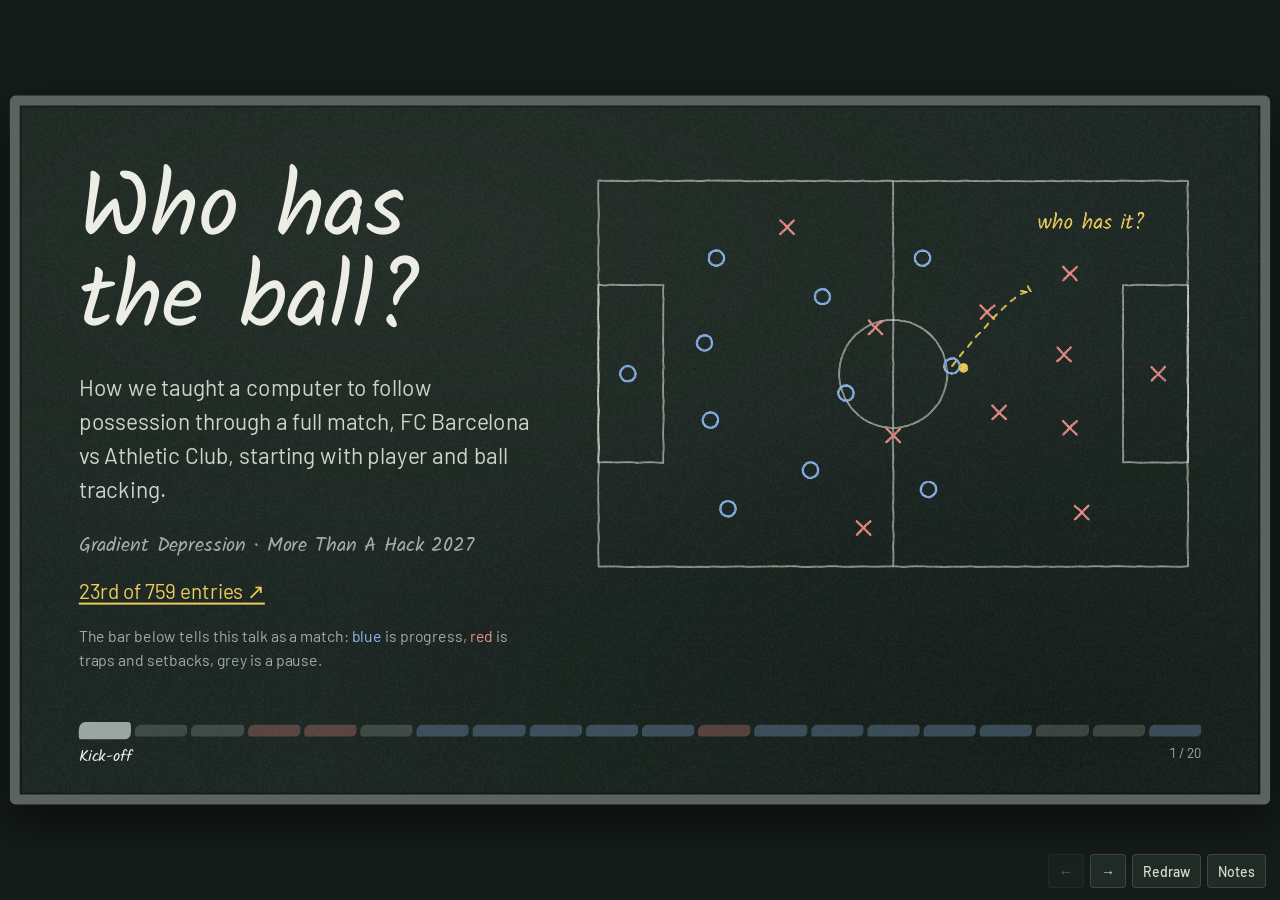
<file: index.html>
<!doctype html>
<html lang="en">
<head>
<meta charset="utf-8">
<meta name="viewport" content="width=device-width, initial-scale=1">
<title>Who has the ball? · Gradient Depression</title>
<meta name="description" content="A chalkboard guide to reconstructing possession in Barça–Athletic. Gradient Depression placed 23rd of 759 entries in More Than A Hack 2027.">
<link rel="preconnect" href="https://fonts.googleapis.com">
<link rel="preconnect" href="https://fonts.gstatic.com" crossorigin>
<link href="https://fonts.googleapis.com/css2?family=Barlow+Condensed:wght@500;600;700&family=Barlow:wght@400;500;600&family=Kalam:wght@400;700&display=swap" rel="stylesheet">
<style>
/* Layout: a 1280x720 tactics board per slide. Words on the left, a chalk board on the right that the
   coach draws live when the slide opens. The running main-exam score is crossed out and rewritten
   chapter by chapter. A possession bar along the bottom is the slide navigator.
   Deliberately single-theme: it is a chalkboard. */
:root {
  --slate: #1c2722;
  --slate-raised: #222e29;
  --tray: #141b18;
  --frame: #5a635e;
  --chalk: #eceee6;
  --chalk-body: rgba(236, 238, 230, .86);
  --chalk-soft: rgba(236, 238, 230, .66);
  --chalk-line: rgba(236, 238, 230, .16);
  --yellow: #eecc5c;
  --blue: #8fbaf0;
  --red: #f0918b;
  --grey: #9aa69f;
  --hand: "Kalam", "Comic Sans MS", cursive;
  --sans: "Barlow", "Helvetica Neue", Arial, sans-serif;
  --cond: "Barlow Condensed", "Arial Narrow", sans-serif;
  color-scheme: dark;
}

* { box-sizing: border-box; margin: 0; padding: 0; }
html, body { height: 100%; }
body { background: var(--tray); color: var(--chalk); font-family: var(--sans); overflow: hidden; -webkit-font-smoothing: antialiased; }

#viewport { position: fixed; inset: 0; display: grid; place-items: center; }
#stage { width: 1280px; height: 720px; position: relative; transform-origin: center center; }
.slide {
  position: absolute; inset: 0;
  background-color: var(--slate);
  background-image: var(--grain), radial-gradient(120% 90% at 30% 20%, rgba(255,255,255,.035), transparent 60%), radial-gradient(90% 80% at 85% 90%, rgba(0,0,0,.25), transparent 70%);
  border: 10px solid var(--frame);
  border-radius: 6px;
  box-shadow: inset 0 0 0 2px rgba(0,0,0,.35), 0 18px 40px rgba(0,0,0,.45);
  padding: 46px 60px 108px;
  display: none;
  overflow: hidden;
}
.slide.active { display: grid; }
.split { grid-template-columns: 470px 1fr; gap: 44px; align-content: start; }
.wide { grid-template-columns: 1fr; align-content: start; }
.centre { align-content: center; }
.slide > * { min-width: 0; }

h1 { font-family: var(--hand); font-weight: 400; font-size: 92px; line-height: 1; color: var(--chalk); }
h2 { font-family: var(--hand); font-weight: 400; font-size: 46px; line-height: 1.08; color: var(--chalk); margin-bottom: 20px; text-wrap: balance; }
p, li { font-size: 21px; line-height: 1.5; color: var(--chalk-body); }
p + p { margin-top: 14px; }
ul { margin: 10px 0 0 22px; }
strong { color: var(--chalk); font-weight: 600; }
.hand { font-family: var(--hand); }
.y { color: var(--yellow); } .b { color: var(--blue); } .r { color: var(--red); } .g { color: var(--grey); }
.kicker { font-family: var(--hand); font-size: 20px; color: var(--chalk-soft); margin-bottom: 6px; }

.facts { display: flex; gap: 30px; margin-top: 24px; flex-wrap: wrap; }
.facts div { min-width: 0; }
.facts .n { font-family: var(--cond); font-weight: 600; font-size: 44px; line-height: 1; color: var(--chalk); font-variant-numeric: tabular-nums; }
.facts .l { font-size: 15px; color: var(--chalk-soft); margin-top: 4px; max-width: 170px; line-height: 1.35; }

.board { position: relative; }
.board canvas { display: block; width: 100%; height: auto; }
.board .cap { font-family: var(--hand); font-size: 17px; color: var(--chalk-soft); margin-bottom: 4px; }

/* The coach's running score: old values crossed out, the new one in yellow */
.score { position: absolute; left: 574px; bottom: 116px; font-family: var(--hand); font-size: 30px; color: var(--chalk-soft); white-space: nowrap; }
.score .lbl { font-size: 16px; display: block; margin-bottom: -2px; }
.score s { text-decoration-thickness: 2px; text-decoration-color: rgba(236,238,230,.8); }
.score .now { color: var(--yellow); font-size: 40px; }

.source { position: absolute; left: 60px; right: 60px; bottom: 76px; font-size: 12.5px; color: var(--chalk-soft); }

/* Possession bar navigator */
.match { position: absolute; left: 60px; right: 60px; bottom: 26px; }
.match .row { display: flex; gap: 4px; height: 12px; }
.match button { flex: 1; border: 0; border-radius: 6px 3px 5px 2px; cursor: pointer; opacity: .28; padding: 0; transition: opacity .2s, transform .2s; }
.match button.past { opacity: .6; }
.match button.now { opacity: 1; transform: scaleY(1.45); }
.match button:focus-visible { outline: 2px solid var(--yellow); outline-offset: 3px; }
.match button.h { background: var(--blue); } .match button.a { background: var(--red); } .match button.d { background: var(--grey); }
.match .cap { display: flex; justify-content: space-between; margin-top: 8px; font-size: 14px; color: var(--chalk-soft); font-variant-numeric: tabular-nums; }
.match .cap b { font-family: var(--hand); font-weight: 400; font-size: 16px; color: var(--chalk); }

/* Cross-outs on the dead-ends slide */
.ends { display: grid; grid-template-columns: 1fr 1fr; gap: 34px 56px; margin-top: 14px; }
.ends h3 { font-family: var(--hand); font-weight: 400; font-size: 30px; color: var(--chalk); line-height: 1.15; }
.ends h3 s { text-decoration-color: var(--red); text-decoration-thickness: 3px; }
.ends p { font-size: 20px; line-height: 1.45; margin-top: 6px; }

.big4 { display: grid; grid-template-columns: repeat(4, 1fr); gap: 34px; margin-top: 18px; }
.big4 .n { font-family: var(--cond); font-weight: 600; font-size: 92px; line-height: .95; font-variant-numeric: tabular-nums; }
.big4 .t { font-family: var(--hand); font-size: 24px; color: var(--chalk); margin-top: 6px; }
.big4 p { font-size: 18px; line-height: 1.4; color: var(--chalk-soft); margin-top: 4px; }

.tip { position: fixed; pointer-events: none; background: var(--chalk); color: var(--slate); font: 15px/1.4 var(--sans); padding: 8px 12px; border-radius: 4px; opacity: 0; transition: opacity .12s; max-width: 300px; z-index: 30; }
.sr-table { position: absolute; width: 1px; height: 1px; overflow: hidden; clip: rect(0 0 0 0); }

#controls { position: fixed; right: 14px; bottom: 12px; display: flex; gap: 6px; z-index: 20; opacity: .4; transition: opacity .2s; }
#controls:hover, #controls:focus-within { opacity: 1; }
#controls button { border: 1px solid var(--chalk-line); background: var(--slate-raised); color: var(--chalk); height: 34px; min-width: 34px; padding: 0 10px; border-radius: 4px; font: 500 14px var(--sans); cursor: pointer; }
#controls button:focus-visible { outline: 2px solid var(--yellow); }
.notes { display: none; }
#notes { position: fixed; left: 50%; bottom: 0; transform: translate(-50%, 100%); width: min(900px, 96vw); background: var(--chalk); color: var(--slate); padding: 16px 22px 20px; border-radius: 8px 8px 0 0; font: 17px/1.5 var(--sans); z-index: 25; transition: transform .25s; }
#notes.open { transform: translate(-50%, 0); }
#notes h4 { font: 400 15px var(--hand); opacity: .75; margin-bottom: 4px; }

a { color: var(--yellow); text-underline-offset: .2em; }
a:focus-visible { outline: 2px solid var(--yellow); outline-offset: 4px; }
#controls button:disabled { opacity: .4; cursor: default; }
#controls { opacity: .9; }
@media screen {
  #stage { position: absolute; top: 50%; left: 50%; translate: -50% -50%; }
}
@media screen and (max-width: 760px) and (orientation: portrait) {
  body { overflow: auto; }
  #viewport, #stage { display: block; position: static; width: auto; height: auto; translate: none; }
  #stage { transform: none !important; }
  .slide { position: relative; min-height: 100svh; overflow: visible; border-width: 5px; padding: 28px 20px 82px; }
  .slide.active { display: flex; flex-direction: column; gap: 18px; }
  h1 { font-size: 60px; } h2 { font-size: 36px; margin-bottom: 12px; }
  p, li { font-size: 18px; line-height: 1.42; }
  .source, .match { position: static; }
  .match { margin-top: auto; padding-top: 14px; }
  .ends { grid-template-columns: 1fr; gap: 16px; }
  .ends p { font-size: 17px; } .ends h3 { font-size: 24px; }
  #controls { bottom: 8px; background: var(--tray); padding: 4px; border-radius: 6px; }
  #controls button { min-height: 42px; min-width: 42px; }
  #notes.open { bottom: 66px; max-height: 55svh; overflow: auto; }
}
@media print {
  @page { size: 1280px 720px; margin: 0; }
  body { overflow: visible; }
  #viewport { position: static; display: block; }
  #stage { transform: none !important; width: auto; height: auto; }
  .slide { display: grid !important; position: relative; width: 1280px; height: 720px; page-break-after: always; }
  #controls, #notes, .tip { display: none !important; }
}
</style>
</head>
<body>
<div id="viewport"><div id="stage">

<!-- 1 -->
<section class="slide split centre" data-part="d" data-label="Kick-off" data-scene="title">
  <div>
    <h1>Who has the ball?</h1>
    <p style="margin-top:22px;font-size:23px">How we taught a computer to follow possession through a full match, FC Barcelona vs Athletic Club, starting with player and ball tracking.</p>
    <p class="hand" style="margin-top:26px;font-size:20px;color:var(--chalk-soft)">Gradient Depression · More Than A Hack 2027</p>
    <p><a href="#20" data-jump="20">23rd of 759 entries ↗</a></p>
    <p style="margin-top:18px;font-size:16px;color:var(--chalk-soft)">The bar below tells this talk as a match: <span class="b">blue</span> is progress, <span class="r">red</span> is traps and setbacks, <span class="g">grey</span> is a pause.</p>
  </div>
  <div class="board"><canvas></canvas></div>
  <aside class="notes">Open with the question every analyst asks first: who has the ball? Point at the board: O is Barça, X is Athletic, yellow is the ball. Then explain the bar at the bottom.</aside>
</section>

<!-- 2 -->
<section class="slide split" data-part="d" data-label="The question" data-scene="question">
  <div>
    <h2>One question, asked 199,319 times</h2>
    <p>The match is cut into 25 still pictures per second. For every one, a program has to say who has the ball:</p>
    <ul>
      <li><strong class="b">H</strong>: Barça, ball in play</li>
      <li><strong class="r">A</strong>: Athletic, ball in play</li>
      <li><strong class="g">D</strong>: dead ball (throw-ins, corners, fouls, half-time)</li>
    </ul>
    <p>The whole entry is one file with 199,319 answers, produced by a program. Nobody may fill it in by hand.</p>
  </div>
  <div class="board"><div class="cap">a few seconds of a match, as the answer file sees it</div><canvas></canvas></div>
  <p class="source">Source: competition rules (OVERVIEW.md, RULES.md)</p>
  <aside class="notes">Every picture gets one letter. Each uninterrupted home or away spell is a possession. Dead-ball stretches separate play.</aside>
</section>

<!-- 3 -->
<section class="slide split" data-part="d" data-label="The data" data-scene="dots">
  <div>
    <h2>Start with the moving dots</h2>
    <p>It gets <strong>23 dots on a rectangle</strong>, 25 times a second: 11 Barça players, 11 Athletic players and the ball.</p>
    <p>And the dots are messy:</p>
    <ul>
      <li>the ball is visible in only <strong>57%</strong> of moments</li>
      <li>sometimes it "teleports" for a split second</li>
      <li>players at the edge of the picture vanish</li>
    </ul>
  </div>
  <div class="board"><canvas></canvas></div>
  <p class="source">Ball visibility: OVERVIEW.md</p>
  <aside class="notes">We see shirts, faces and the referee. The computer sees coordinates from automatic tracking on a TV-style camera, which is why they're noisy.</aside>
</section>

<!-- 4 -->
<section class="slide split" data-part="a" data-label="Trap: the scoring" data-scene="scoring">
  <div>
    <h2>Why half a second of doubt ruins a whole possession</h2>
    <p>The judges match each predicted possession to one real possession by overlap in time. They average F1 across five overlap thresholds.</p>
    <p><strong>Too jumpy</strong>, and one doubt splits a 30-second possession into three: the extra pieces can reduce both precision and recall.</p>
    <p><strong>Too smooth</strong>, and a real one-second steal disappears, taking three possessions with it.</p>
  </div>
  <div class="board"><canvas></canvas></div>
  <p class="source">Scoring: EVALUATION.md and the official scorer</p>
  <aside class="notes">This is the key slide. Per-moment accuracy can be about 95 while the possession score is far lower; that gap is the whole challenge. The skill we need: tell a real change of possession from a touch that doesn't count.</aside>
</section>

<!-- 5 -->
<section class="slide split" data-part="a" data-label="Trap: only 5 minutes" data-scene="exam">
  <div>
    <h2>We were given the answers for only 5 minutes</h2>
    <p>The public sample contains <strong>17 possessions</strong>. The organisers scored the full match for the ranking. We needed other matches to learn what a change of possession looks like.</p>
    <p>So we built our own exam from <strong>10 full matches</strong> with known answers. We held out each Sportec match in turn and checked transfer on Metrica. One calibration step also used the Metrica games.</p>
  </div>
  <div class="board"><canvas></canvas></div>
  <aside class="notes">Main exam: 7 German league matches, learn from 6 and test on the 7th, repeated for each. Broken ball: the same matches with the ball data damaged on purpose. New supplier: 3 matches from Metrica Sports. The public 5 minutes are only a sanity check.</aside>
</section>

<!-- 6 -->
<section class="slide split" data-part="d" data-label="Starting point" data-scene="nearest">
  <div>
    <h2>Where we started: whoever is closest wins</h2>
    <p>The organisers' example gives the ball to the team with the nearest player, then smooths over a couple of seconds.</p>
    <p>It fails in exactly the ways from the scoring slide: every pass flips the answer as the ball flies past a rival, it can't tell when the ball is dead, and when the ball vanishes it has nothing to go on.</p>
  </div>
  <div class="board"><canvas></canvas></div>
  <p class="source">Source · Official nearest-player baseline</p>
  <aside class="notes">The closest player can change several times during a pass even while the same team keeps possession.</aside>
</section>

<!-- 7 -->
<section class="slide split" data-part="h" data-label="Chapter 1: read the play" data-scene="smoother">
  <div>
    <div class="kicker">chapter 1</div>
    <h2>Read the play, and remember that possessions last</h2>
    <p><strong>160 clues</strong> a coach would use: who is near the ball, who runs towards it, how fast it travels, whether it's near the line. A learning program works out which matter.</p>
    <p>Then a <strong>smoother that knows football</strong> turns flickering guesses into clean blocks, charging a cost for every change of team.</p>
  </div>
  <div class="board"><canvas></canvas></div>
  <p class="source">Versions v1 and v1.1 · Source: experiments/RESULTADOS.md</p>
  <aside class="notes">We also trained on data deliberately damaged to look like TV tracking, so the system doesn't collapse when the ball goes missing.</aside>
</section>

<!-- 8 -->
<section class="slide split" data-part="h" data-label="Chapter 2: memory and space" data-scene="space">
  <div>
    <div class="kicker">chapter 2</div>
    <h2>Look around each moment, and at who controls the space</h2>
    <p>A <strong>model with memory</strong> reads seconds before and after, like rewinding the tape. A <strong>change detector</strong> answers one thing: is the ball changing hands right now?</p>
    <p>And <strong>space control</strong>: which team could reach the ball first, not just who is nearest.</p>
    <p>We froze this version as our <strong>safety net</strong>. Every later idea had to beat it.</p>
  </div>
  <div class="board"><canvas></canvas></div>
  <p class="source">Versions v2 to v4 · external match experiments</p>
  <aside class="notes">Space control helped most on the new-supplier test, which told us it generalises beyond the German matches.</aside>
</section>

<!-- 9 -->
<section class="slide split" data-part="h" data-label="Chapter 3: bad camera" data-scene="camera">
  <div>
    <div class="kicker">chapter 3</div>
    <h2>Fix the impossible, and treat both teams the same</h2>
    <p><strong>Teleporting ball:</strong> 40 metres in a tenth of a second is a camera error, not football. We spot those jumps and draw a sensible path.</p>
    <p><strong>Mirror test:</strong> every moment is judged twice, the second time flipped with shirts swapped, then averaged. This gives both teams the same role in the calculation.</p>
  </div>
  <div class="board"><canvas></canvas></div>
  <p class="source">Tracking repair and team symmetry · early system</p>
  <aside class="notes">We also practised with "blurry glasses": the training matches came from clean stadium cameras, so we damaged them on purpose until they looked like ours. The system learned to read how all 22 players move when the ball can't be seen.</aside>
</section>

<!-- 10 -->
<section class="slide split" data-part="h" data-label="Chapter 4: the committee" data-scene="committee">
  <div>
    <div class="kicker">chapter 4</div>
    <h2>Six different experts vote on every moment</h2>
    <p><strong>Three snapshot experts</strong> study one moment in detail. <strong>Two film experts</strong> read seconds of play forwards and backwards. <strong>One shape expert</strong> sees the 22 players as a flock, ignoring shirt numbers.</p>
    <p>They make different mistakes, so together they make fewer.</p>
  </div>
  <div class="board"><div class="cap">one moment, six votes (illustration)</div><canvas></canvas></div>
  <p class="source">v7 ensemble · the votes are illustrative</p>
  <aside class="notes">We also fixed fake stoppages: if Barça has the ball, the system briefly thinks it went out, and Barça still has it after, it was never a stoppage.</aside>
</section>

<!-- 11 -->
<section class="slide split" data-part="h" data-label="Chapter 5: the autopsy" data-scene="throwin">
  <div>
    <div class="kicker">chapter 5</div>
    <h2>Four seconds with the ball in the hands</h2>
    <p>We lined up errors from the external matches around restarts. The camera can see a player holding the ball well before play resumes.</p>
    <p>At a throw-in, the old system started the possession when the player <strong>picked the ball up</strong>, seconds too early. Now it waits for the ball to leave the hands.</p>
    <p>Same idea elsewhere: a shin deflection isn't a steal, boundaries snap to the kick, and one-second interceptions are no longer smoothed away.</p>
  </div>
  <div class="board"><div class="cap">a throw-in, drawn (illustration)</div><canvas></canvas></div>
  <p class="source">v8.5 restart analysis · schematic example</p>
  <aside class="notes">Every fix was checked on all four tests. Two of them first hurt the new-supplier test, so we added a safety check: they only act when the committee agrees.</aside>
</section>

<!-- 12 -->
<section class="slide wide" data-part="a" data-label="Dead ends">
  <h2>What we tried and crossed out</h2>
  <div class="ends">
    <div><h3><s>Guess where the hidden ball is</s></h3><p>It kept landing in midfield and invented possession changes. Guessing <em>who</em> has it works better than guessing <em>where</em> it is.</p></div>
    <div><h3><s>Missing players means a hidden duel</s></h3><p>Players drop off the TV picture all the time. The model mistook gaps in coverage for changes of possession.</p></div>
    <div><h3><s>Trust the player list order</s></h3><p>Each supplier orders players differently. We sort by distance to the ball instead.</p></div>
    <div><h3><s>Move every boundary to the nearest kick</s></h3><p>Better on German matches, worse on the new supplier. Kept only with the committee's agreement.</p></div>
    <div><h3><s>Let the smoother learn team habits</s></h3><p>It started favouring the team that usually has more of the ball. Changes now cost the same for both.</p></div>
    <div><h3><s>Learn from the public 5 minutes</s></h3><p>Our protocol reserves this sample for reporting. Its score was visible during early dead-ball development.</p></div>
  </div>
  <p class="source">Research history · early designs and their limitations</p>
  <aside class="notes">The delivery report records where historical model selection remains uncertain.</aside>
</section>

<section class="slide split" data-label="Reading the duel" data-part="h" data-scene="duel">
  <div><h2>v9 · A touch or a turnover?</h2><p>A defender gets a foot to a pass. The ball changes direction. Did the defender ever control it?</p><p>The segment model compares two accounts of the same play. A deflection keeps the original possession intact. A controlled interception opens a short spell for the other team. Evidence at both ends of the spell matters.</p></div>
  <div class="board"><div class="cap">Two possible readings of one touch</div><canvas></canvas></div>
  <p class="source"><a href="https://github.com/aleetreny/bcn-gradient-depression/blob/main/ENTREGA_FINAL_HACKATHON/gradient_depression.md">Technical report ↗</a></p>
  <aside class="notes">The coloured lines are schematic. H is home and A is away.</aside>
</section>

<section class="slide split" data-label="Player trajectories" data-part="h" data-scene="trajectory">
  <div><h2>v10 · Who is moving to the ball?</h2><p>Freeze the picture and two players can look equally close. Rewind a few steps and one is running away while the other is closing in.</p><p>The trajectory model follows each player through a short sequence. It relates those paths to the ball and estimates where control changes. The player-set model adds the shape of both teams.</p></div>
  <div class="board"><div class="cap">A still frame can hide the direction of travel</div><canvas></canvas></div>
  <p class="source"><a href="https://github.com/aleetreny/bcn-gradient-depression/blob/main/ENTREGA_FINAL_HACKATHON/gradient_depression.md">Technical report ↗</a></p>
  <aside class="notes">The arrows represent movement in an invented example.</aside>
</section>

<section class="slide split" data-label="Combining signals" data-part="h" data-scene="streams">
  <div><h2>v11 · Three views of a change</h2><p>The physics model reads speed, acceleration and contact cues. The trajectory model follows movement. Trees supply another estimate from distances and angles.</p><p>The synthesis step combines their evidence while preserving the estimated share of dead ball within each half. A duration-aware decoder then finds a sequence of spells that fits the evidence.</p></div>
  <div class="board"><div class="cap">From several signals to one sequence</div><canvas></canvas></div>
  <p class="source"><a href="https://github.com/aleetreny/bcn-gradient-depression/blob/main/ENTREGA_FINAL_HACKATHON/gradient_depression.md">Technical report ↗</a></p>
  <aside class="notes">The model also estimates whether a boundary is a turnover, a stoppage or a restart.</aside>
</section>

<section class="slide split" data-label="Restarts" data-part="h" data-scene="restart">
  <div><h2>The first touch after a stoppage</h2><p>A restart tag gives us a time to look around. A whistle can help locate a stoppage. Neither alone tells us when a player first controls the ball.</p><p>At a throw-in, we follow the release and the first controlled touch. The segment stage can preserve a short possession between the restart and the next turnover.</p></div>
  <div class="board"><div class="cap">An illustrative restart, drawn in three spells</div><canvas></canvas></div>
  <p class="source"><a href="https://github.com/aleetreny/bcn-gradient-depression/blob/main/ENTREGA_FINAL_HACKATHON/gradient_depression.md">Technical report ↗</a></p>
  <aside class="notes">The whistle detector uses a fixed audio band. The restart alignment also uses the supplied smart tags.</aside>
</section>

<section class="slide split" data-label="The delivered file" data-part="h" data-scene="delivery">
  <div><h2>What went into the entry</h2><p>We submitted the retrained v11 <strong>grand</strong> variant. It turned the combined model signals into one home, away or dead-ball label per frame.</p><p>The export follows the organisers’ FAQ for the second-half kickoff. We checked the file format and recorded a SHA-256 fingerprint so we could identify the exact delivery.</p></div>
  <div class="board"><div class="cap">The path to the submitted file</div><canvas></canvas></div>
  <p class="source"><a href="https://github.com/aleetreny/bcn-gradient-depression/blob/main/ENTREGA_FINAL_HACKATHON/gradient_depression.md">Technical report ↗</a></p>
  <aside class="notes">The alternative d3 export came from the same synthesis. Its match output differs and it was not the entry.</aside>
</section>

<section class="slide split" data-label="External validation" data-part="d" data-scene="validation">
  <div><h2>What changed when we retrained</h2><p>The original v11 weights were no longer available. We retrained locally, then compared the two versions on the same external matches before applying the kickoff correction.</p><p>The retrained version scored lower on both the Sportec and Metrica comparisons. The team chose a version it could replay from retained inputs.</p></div>
  <div class="board"><div class="cap">Paired external checks · before the kickoff correction</div><canvas></canvas></div>
  <p class="source"><a href="https://github.com/aleetreny/bcn-gradient-depression/blob/main/ENTREGA_FINAL_HACKATHON/gradient_depression.md">Technical report ↗</a></p>
  <aside class="notes">J1: REJECT delta -0.0062  90% CI [-0.0087, -0.0040]  folds improved 0/7 (need 5) · J2: REJECT delta -0.0036  90% CI [-0.0047, -0.0026]  folds improved 0/3 (need 3)</aside>
</section>

<section class="slide split" data-label="Replay" data-part="d" data-scene="replay">
  <div><h2>How to recognise the same run</h2><p>In a fresh checkout, we rebuilt the chain and compared the exported file with the delivery fingerprint. With the declared local inputs, the bytes matched.</p><p>Some inputs still came from earlier runs, including sequence-model outputs and PhysConformer folds. A reader can run the public scorer checks. Exact replay also needs the retained files.</p></div>
  <div class="board"><div class="cap">What the reproduction check establishes</div><canvas></canvas></div>
  <p class="source"><a href="https://github.com/aleetreny/bcn-gradient-depression/blob/main/docs/v11_clean_clone_status.md">Reconstruction record ↗</a></p>
  <aside class="notes">The technical report lists which inputs were regenerated, which were retained, and where retraining varies.</aside>
</section>

<section class="slide split" data-label="Official result" data-part="h" data-scene="result">
  <div><h2>Full time</h2><p><strong>Gradient Depression placed 23rd of 759 ranked entries</strong> in the Initial Challenge of More Than A Hack 2027.</p><p>The organisers ranked entries by spell-F1 on the full Barça–Athletic match. Our score was <strong>0.647917</strong>. Each possession counts once, whether it lasts a second or half a minute.</p></div>
  <div class="board"><div class="cap">Official scoreboard · 20 November 2026</div><canvas></canvas></div>
  <p class="source"><a href="https://github.com/aleetreny/bcn-gradient-depression">Explore the code ↗</a> · <a href="https://github.com/aleetreny/bcn-gradient-depression/blob/main/ENTREGA_FINAL_HACKATHON/gradient_depression.md">Read the delivery report ↗</a></p>
  <aside class="notes">The source is the organisers’ Initial Challenge scoreboard sent to participants on 20 November 2026.</aside>
</section>
</div></div>

<div id="controls">
  <button id="prev" aria-label="Previous slide">←</button>
  <button id="next" aria-label="Next slide">→</button>
  <button id="replay" aria-label="Redraw the board" title="Redraw (R)">Redraw</button>
  <button id="notesBtn" aria-label="Show presenter notes" title="Presenter notes (N)">Notes</button>
</div>
<div id="notes" role="region" aria-label="Presenter notes"><h4 id="notesTitle"></h4><div id="notesBody"></div></div>
<div class="tip" id="tip"></div>

<script>
(function () {
  const C = { chalk: '#eceee6', soft: 'rgba(236,238,230,.55)', faint: 'rgba(236,238,230,.22)', yellow: '#eecc5c', blue: '#8fbaf0', red: '#f0918b', grey: '#9aa69f' };
  const HAND = '"Kalam", "Comic Sans MS", cursive';
  const reduceMotion = window.matchMedia('(prefers-reduced-motion: reduce)').matches;

  // ---------- Chalk engine ----------
  function rng(seed) { let s = seed % 2147483647 || 1; return () => (s = s * 16807 % 2147483647) / 2147483647; }

  // A grain pattern used both as the slate texture and to knock speckles out of chalk strokes
  const grain = document.createElement('canvas');
  grain.width = grain.height = 160;
  (function () {
    const g = grain.getContext('2d'), img = g.createImageData(160, 160), r = rng(11);
    for (let i = 0; i < img.data.length; i += 4) { const v = r(); img.data[i] = img.data[i + 1] = img.data[i + 2] = 255; img.data[i + 3] = v > .72 ? (v - .72) * 420 : 0; }
    g.putImageData(img, 0, 0);
  })();
  const slateGrain = document.createElement('canvas');
  slateGrain.width = slateGrain.height = 200;
  (function () {
    const g = slateGrain.getContext('2d'), img = g.createImageData(200, 200), r = rng(5);
    for (let i = 0; i < img.data.length; i += 4) { const v = r(); img.data[i] = img.data[i + 1] = img.data[i + 2] = v > .5 ? 255 : 0; img.data[i + 3] = 7; }
    g.putImageData(img, 0, 0);
  })();
  document.documentElement.style.setProperty('--grain', 'url(' + slateGrain.toDataURL() + ')');

  class Board {
    constructor(canvas, seed) {
      this.cv = canvas; this.ops = []; this.r = rng(seed || 7);
      this.W = +canvas.dataset.w || 640; this.H = +canvas.dataset.h || 430;
    }
    densify(pts, wob) {
      const out = [];
      for (let i = 0; i < pts.length - 1; i++) {
        const [x1, y1] = pts[i], [x2, y2] = pts[i + 1];
        const d = Math.hypot(x2 - x1, y2 - y1), n = Math.max(1, Math.round(d / 7));
        const nx = -(y2 - y1) / (d || 1), ny = (x2 - x1) / (d || 1);
        for (let k = 0; k < n; k++) {
          const t = k / n, j = (this.r() - .5) * wob;
          out.push([x1 + (x2 - x1) * t + nx * j, y1 + (y2 - y1) * t + ny * j]);
        }
      }
      out.push(pts[pts.length - 1]);
      return out;
    }
    path(pts, o = {}) {
      this.ops.push({ k: 'p', pts: this.densify(pts, o.wobble ?? .9), col: o.col || C.chalk, w: o.w || 2.4, dash: o.dash, a: o.a ?? 1 });
      return this;
    }
    line(x1, y1, x2, y2, o) { return this.path([[x1, y1], [x2, y2]], o); }
    rect(x, y, w, h, o) { return this.path([[x, y], [x + w, y], [x + w, y + h], [x, y + h], [x, y + .5]], o); }
    circle(cx, cy, r, o = {}) {
      const n = Math.max(14, Math.round(r * 1.1)), a0 = this.r() * 6.28, pts = [];
      for (let i = 0; i <= n; i++) { const a = a0 + i / n * 6.28 * 1.05; pts.push([cx + Math.cos(a) * r, cy + Math.sin(a) * r]); }
      return this.path(pts, Object.assign({ wobble: .5 }, o));
    }
    arc(cx, cy, r, a1, a2, o) { const pts = []; for (let i = 0; i <= 20; i++) { const a = a1 + (a2 - a1) * i / 20; pts.push([cx + Math.cos(a) * r, cy + Math.sin(a) * r]); } return this.path(pts, o); }
    curve(p0, p1, p2, o) { const pts = []; for (let i = 0; i <= 24; i++) { const t = i / 24, u = 1 - t; pts.push([u * u * p0[0] + 2 * u * t * p1[0] + t * t * p2[0], u * u * p0[1] + 2 * u * t * p1[1] + t * t * p2[1]]); } return this.path(pts, o); }
    arrow(x1, y1, x2, y2, o = {}) {
      this.line(x1, y1, x2, y2, o);
      const a = Math.atan2(y2 - y1, x2 - x1), s = o.head || 11;
      return this.path([[x2 - Math.cos(a - .45) * s, y2 - Math.sin(a - .45) * s], [x2, y2], [x2 - Math.cos(a + .45) * s, y2 - Math.sin(a + .45) * s]], o);
    }
    curveArrow(p0, p1, p2, o = {}) {
      this.curve(p0, p1, p2, o);
      const a = Math.atan2(p2[1] - p1[1], p2[0] - p1[0]), s = o.head || 11;
      return this.path([[p2[0] - Math.cos(a - .45) * s, p2[1] - Math.sin(a - .45) * s], p2, [p2[0] - Math.cos(a + .45) * s, p2[1] - Math.sin(a + .45) * s]], o);
    }
    O(x, y, o = {}) { return this.circle(x, y, o.r || 8, { col: o.col || C.blue, w: 2.4, a: o.a }); }
    X(x, y, o = {}) { const s = o.r || 7, col = o.col || C.red; this.line(x - s, y - s, x + s, y + s, { col, w: 2.4, a: o.a }); return this.line(x + s, y - s, x - s, y + s, { col, w: 2.4, a: o.a }); }
    ball(x, y, o = {}) { this.ops.push({ k: 'f', x, y, r: o.r || 5, col: o.col || C.yellow }); return this; }
    text(s, x, y, o = {}) { this.ops.push({ k: 't', s, x, y, size: o.size || 19, col: o.col || C.chalk, align: o.align || 'left' }); return this; }
    pitch(x = 14, y = 14, w = 612, h = 400, o = {}) {
      const col = o.col || C.soft;
      this.rect(x, y, w, h, { col, w: 2 });
      this.line(x + w / 2, y, x + w / 2, y + h, { col, w: 2 });
      this.circle(x + w / 2, y + h / 2, h * .14, { col, w: 2 });
      const bh = h * .46, bw = w * .11;
      this.rect(x, y + (h - bh) / 2, bw, bh, { col, w: 2 });
      this.rect(x + w - bw, y + (h - bh) / 2, bw, bh, { col, w: 2 });
      return this;
    }
    // Football layout helper: map pitch-relative 0..1 coordinates
    teams(x, y, w, h, home, away, o = {}) {
      home.forEach(([u, v], i) => this.O(x + u * w, y + v * h, { a: (o.fadeH || []).includes(i) ? .3 : 1 }));
      away.forEach(([u, v], i) => this.X(x + u * w, y + v * h, { a: (o.fadeA || []).includes(i) ? .3 : 1 }));
      return this;
    }
    lengths() { return this.ops.map(op => op.k === 'p' ? op.pts.reduce((s, p, i) => i ? s + Math.hypot(p[0] - op.pts[i - 1][0], p[1] - op.pts[i - 1][1]) : 0, 0) : op.k === 't' ? 70 : 12); }
    setup() {
      const scale = 2;
      this.cv.width = this.W * scale; this.cv.height = this.H * scale;
      this.ctx = this.cv.getContext('2d');
      this.ctx.setTransform(scale, 0, 0, scale, 0, 0);
      this.lens = this.lengths();
      this.total = this.lens.reduce((a, b) => a + b, 0);
    }
    draw(progress) {
      const ctx = this.ctx; if (!ctx) return;
      ctx.clearRect(0, 0, this.W, this.H);
      let budget = progress * this.total;
      ctx.lineCap = 'round'; ctx.lineJoin = 'round';
      for (let i = 0; i < this.ops.length && budget > 0; i++) {
        const op = this.ops[i], L = this.lens[i], f = Math.min(1, budget / L);
        budget -= L;
        if (op.k === 'p') {
          ctx.setLineDash(op.dash || []);
          let left = f * L;
          const pts = [op.pts[0]];
          for (let k = 1; k < op.pts.length && left > 0; k++) {
            const [ax, ay] = op.pts[k - 1], [bx, by] = op.pts[k], d = Math.hypot(bx - ax, by - ay);
            if (d <= left) { pts.push(op.pts[k]); left -= d; } else { const t = left / d; pts.push([ax + (bx - ax) * t, ay + (by - ay) * t]); left = 0; }
          }
          for (const [dx, dy, al, ww] of [[0, 0, .92, 1], [.7, .5, .35, .55]]) {
            ctx.globalAlpha = op.a * al; ctx.strokeStyle = op.col; ctx.lineWidth = op.w * ww;
            ctx.beginPath(); pts.forEach(([x, y], k) => k ? ctx.lineTo(x + dx, y + dy) : ctx.moveTo(x + dx, y + dy)); ctx.stroke();
          }
          ctx.setLineDash([]);
        } else if (op.k === 'f') {
          ctx.globalAlpha = f; ctx.fillStyle = op.col; ctx.beginPath(); ctx.arc(op.x, op.y, op.r, 0, 6.29); ctx.fill();
        } else {
          ctx.globalAlpha = f; ctx.fillStyle = op.col; ctx.font = op.size + 'px ' + HAND; ctx.textAlign = op.align; ctx.fillText(op.s, op.x, op.y);
        }
      }
      ctx.globalAlpha = 1;
      // knock grain out of everything drawn, for a chalky edge
      ctx.globalCompositeOperation = 'destination-out';
      ctx.fillStyle = ctx.createPattern(grain, 'repeat');
      ctx.fillRect(0, 0, this.W, this.H);
      ctx.globalCompositeOperation = 'source-over';
    }
    animate(ms) {
      cancelAnimationFrame(this.raf);
      if (reduceMotion) return this.draw(1);
      const t0 = performance.now();
      const step = now => { const t = Math.min(1, (now - t0) / ms); this.draw(1 - Math.pow(1 - t, 2.2)); if (t < 1) this.raf = requestAnimationFrame(step); };
      this.raf = requestAnimationFrame(step);
    }
  }

  // ---------- Formations (pitch-relative) ----------
  const HOME = [[.05, .5], [.2, .2], [.18, .42], [.19, .62], [.22, .85], [.38, .3], [.42, .55], [.36, .75], [.55, .2], [.6, .48], [.56, .8]];
  const AWAY = [[.95, .5], [.8, .24], [.79, .45], [.8, .64], [.82, .86], [.66, .34], [.68, .6], [.5, .66], [.47, .38], [.45, .9], [.32, .12]];

  // ---------- Scenes ----------
  function spell(board, y, segments) {
    for (const [start, end, label, color] of segments) {
      board.line(start, y, end, y, { col: color, w: 13 });
      board.text(label, (start + end) / 2, y - 20, { col: color, align: 'center', size: 26 });
    }
  }

  function boardSteps(board, labels) {
    labels.forEach((label, i) => {
      const y = 52 + i * 96;
      board.circle(46, y, 10, { col: i === 3 ? C.yellow : C.blue });
      board.text(label, 85, y + 8, { size: 25, col: i === 3 ? C.yellow : C.chalk });
      if (i < 3) board.arrow(46, y + 18, 46, y + 73, { col: C.soft });
    });
  }

  const scenes = {
    title(b) {
      b.pitch().teams(14, 14, 612, 400, HOME, AWAY);
      b.curveArrow([14 + .6 * 612, 14 + .48 * 400], [450, 120], [14 + .8 * 612 - 40, 14 + .24 * 400 + 20], { col: C.yellow, w: 2, dash: [6, 7] });
      b.ball(14 + .6 * 612 + 12, 14 + .48 * 400 + 2);
      b.text('who has it?', 470, 64, { col: C.yellow, size: 22 });
    },
    question(b) {
      const y0 = 70, segs = [['H', 150, C.blue], ['D', 50, C.grey], ['A', 110, C.red], ['H', 60, C.blue], ['A', 30, C.red], ['H', 140, C.blue]];
      let x = 30;
      segs.forEach(([k, w, col]) => { b.path([[x, y0], [x + w - 6, y0]], { col, w: 14, wobble: 1.2 }); b.text(k, x + (w - 6) / 2, y0 - 18, { col, size: 22, align: 'center' }); x += w; });
      b.text('one letter per picture, 25 a second', 30, y0 + 46, { col: C.soft, size: 18 });
      b.line(30, 170, 610, 170, { col: C.faint, w: 1.5 });
      b.text('a run of H or A', 30, 214, { size: 22 });
      b.text('= one possession', 30, 244, { size: 22, col: C.yellow });
      b.path([[30, 300], [262, 300]], { col: C.blue, w: 14 });
      b.text('this is what gets scored', 284, 307, { col: C.soft, size: 18 });
    },
    dots(b) {
      b.pitch().teams(14, 14, 612, 400, HOME, AWAY, { fadeA: [9, 10] });
      b.ball(14 + .62 * 612, 14 + .5 * 400);
      b.rect(14 + .62 * 612 - 16, 14 + .5 * 400 - 16, 32, 32, { col: C.yellow, w: 1.6, dash: [4, 5] });
      b.text('ball seen 57% of the time', 330, 410 - 24, { col: C.yellow, size: 18 });
      b.arrow(140, 72, 14 + .32 * 612 - 10, 14 + .12 * 400 + 2, { col: C.soft, w: 1.6 });
      b.text('off camera', 60, 66, { col: C.soft, size: 17 });
    },
    scoring(b) {
      const L = 40, R = 600;
      b.text('what happened', L, 40, { col: C.soft, size: 18 });
      b.path([[L, 62], [R, 62]], { col: C.blue, w: 10 });
      b.text('Barça, 30 seconds', 320, 90, { size: 18, align: 'center' });
      b.text('half a second of doubt', L, 140, { col: C.soft, size: 18 });
      b.path([[L, 162], [306, 162]], { col: C.blue, w: 10 });
      b.path([[314, 162], [326, 162]], { col: C.red, w: 10 });
      b.path([[334, 162], [R, 162]], { col: C.blue, w: 10 });
      b.X(175, 190, { col: C.red, r: 10 }); b.X(320, 190, { col: C.red, r: 10 }); b.X(465, 190, { col: C.red, r: 10 });
      b.text('one real spell, three predicted pieces', 320, 228, { col: C.red, size: 20, align: 'center' });
      b.line(L, 258, R, 258, { col: C.faint, w: 1.2 });
      b.text('a real one-second steal', L, 290, { col: C.soft, size: 18 });
      b.path([[L, 312], [290, 312]], { col: C.blue, w: 10 });
      b.path([[298, 312], [342, 312]], { col: C.red, w: 10 });
      b.path([[350, 312], [R, 312]], { col: C.blue, w: 10 });
      b.text('smoothed away', L, 358, { col: C.soft, size: 18 });
      b.path([[L, 380], [R, 380]], { col: C.blue, w: 10 });
      b.text('the short steal disappears', 320, 414, { col: C.red, size: 20, align: 'center' });
    },
    exam(b) {
      b.text('4 tests, 10 full matches', 40, 50, { size: 26 });
      const rows = [['main exam: 7 German matches', C.blue], ['broken ball: the same 7, damaged', C.blue], ['new supplier: 3 Metrica matches', C.blue], ['public 5 minutes: check only', C.yellow]];
      rows.forEach(([t, col], i) => {
        const y = 118 + i * 72;
        b.path([[44, y - 6], [54, y + 4], [74, y - 18]], { col, w: 3 });
        b.text(t, 96, y, { size: 22, col: i === 3 ? C.yellow : C.chalk });
      });
      b.text('learn on some, test on one it never saw', 40, 408, { col: C.soft, size: 18 });
    },
    nearest(b) {
      b.pitch();
      const bx = 330, by = 200;
      b.O(260, 230); b.O(170, 120); b.O(250, 330);
      b.X(372, 176); b.X(450, 260); b.X(470, 110);
      b.ball(bx, by);
      b.arrow(bx, by, 268, 224, { col: C.soft, w: 1.6 });
      b.arrow(bx, by, 364, 182, { col: C.soft, w: 1.6 });
      b.text('who is closest?', 200, 60, { size: 22 });
      b.curveArrow([262, 236], [330, 290], [455, 268], { col: C.yellow, w: 2, dash: [6, 7] });
      b.text('pass flies past a rival', 300, 330, { col: C.yellow, size: 18 });
      b.text('→ answer flips: false change', 300, 356, { col: C.red, size: 18 });
    },
    smoother(b) {
      b.text('moment-by-moment guesses', 40, 44, { col: C.soft, size: 18 });
      const r = rng(4); let x = 40;
      while (x < 600) { const w = 8 + r() * 26, col = r() < .3 ? C.red : C.blue; b.path([[x, 76], [Math.min(600, x + w - 4), 76]], { col, w: 10, wobble: 1 }); x += w; }
      b.arrow(320, 108, 320, 168, { col: C.yellow, w: 2 });
      b.text('smoother: every change costs', 340, 146, { col: C.yellow, size: 18 });
      b.text('clean possessions', 40, 214, { col: C.soft, size: 18 });
      b.path([[40, 244], [330, 244]], { col: C.blue, w: 12 });
      b.path([[338, 244], [470, 244]], { col: C.red, w: 12 });
      b.path([[478, 244], [600, 244]], { col: C.blue, w: 12 });
      b.line(40, 290, 600, 290, { col: C.faint, w: 1.2 });
      b.text('160 clues per moment, like:', 40, 330, { size: 20 });
      b.text('distance to ball · who runs to it · ball speed · near the line?', 40, 362, { col: C.soft, size: 17 });
    },
    space(b) {
      b.pitch();
      const bx = 380, by = 210;
      b.O(300, 250); b.X(430, 150); b.O(240, 140); b.X(470, 300);
      b.ball(bx, by);
      b.circle(300, 250, 70, { col: C.blue, w: 1.6, dash: [5, 6] });
      b.circle(430, 150, 52, { col: C.red, w: 1.6, dash: [5, 6] });
      b.text('who gets there first?', 380, 400 - 12, { col: C.yellow, size: 20, align: 'center' });
      b.curveArrow([150, 80], [210, 40], [290, 70], { col: C.soft, w: 1.6 });
      b.text('rewind', 120, 66, { col: C.soft, size: 17 });
      b.curveArrow([480, 70], [550, 40], [600, 90], { col: C.soft, w: 1.6 });
      b.text('fast-forward', 470, 60, { col: C.soft, size: 17 });
    },
    camera(b) {
      b.text('ball path over time', 30, 30, { col: C.soft, size: 17 });
      b.path([[30, 150], [120, 140], [210, 125], [250, 120]], { col: C.blue, w: 3 });
      b.path([[250, 120], [262, 36], [276, 118]], { col: C.red, w: 2.2, dash: [6, 6] });
      b.path([[250, 120], [276, 117], [360, 108], [460, 92], [610, 78]], { col: C.blue, w: 3 });
      b.text('40 m in 0.1 s', 284, 44, { col: C.red, size: 18 });
      b.X(262, 44, { col: C.red, r: 9 });
      b.line(30, 196, 610, 196, { col: C.faint, w: 1.2 });
      const mini = (x, flip) => {
        b.rect(x, 230, 240, 150, { col: C.soft, w: 1.8 });
        b.line(x + 120, 230, x + 120, 380, { col: C.soft, w: 1.8 });
        const P = [[.25, .3], [.3, .7], [.7, .45], [.75, .8]];
        P.forEach(([u, v], i) => {
          const px = x + (flip ? 1 - u : u) * 240, py = 230 + (flip ? 1 - v : v) * 150;
          const home = (i < 2) !== flip;
          home ? b.O(px, py) : b.X(px, py);
        });
        b.ball(x + (flip ? .62 : .38) * 240, 230 + (flip ? .42 : .58) * 150);
      };
      mini(30, false); mini(370, true);
      b.arrow(282, 305, 360, 305, { col: C.yellow, w: 2 });
      b.text('mirror', 321, 292, { col: C.yellow, size: 17, align: 'center' });
      b.text('as it is', 30, 410, { col: C.soft, size: 17 });
      b.text('flipped, shirts swapped', 370, 410, { col: C.soft, size: 17 });
    },
    committee(b) {
      const votes = [['snapshot 1', 78], ['snapshot 2', 64], ['snapshot 3', 71], ['film 1', 86], ['film 2', 81], ['shape', 58]];
      const x0 = 150, w = 380;
      votes.forEach(([n, v], i) => {
        const y = 40 + i * 50;
        b.text(n, x0 - 14, y + 7, { col: C.soft, size: 18, align: 'right' });
        b.path([[x0, y], [x0 + w * v / 100 - 4, y]], { col: C.blue, w: 12 });
        b.path([[x0 + w * v / 100 + 4, y], [x0 + w, y]], { col: C.red, w: 12 });
        b.text(v + '%', x0 + w + 14, y + 7, { col: C.soft, size: 17 });
      });
      b.line(40, 336, 600, 336, { col: C.faint, w: 1.2 });
      const avg = Math.round(votes.reduce((s, v) => s + v[1], 0) / votes.length);
      b.text('committee', x0 - 14, 380, { size: 22, align: 'right' });
      b.path([[x0, 374], [x0 + w * avg / 100 - 4, 374]], { col: C.blue, w: 14 });
      b.path([[x0 + w * avg / 100 + 4, 374], [x0 + w, 374]], { col: C.red, w: 14 });
      b.text(avg + '% Barça', x0 + w + 14, 381, { col: C.yellow, size: 20 });
    },
    throwin(b) {
      b.line(30, 40, 610, 40, { col: C.soft, w: 2.5 });
      b.text('touchline', 30, 30, { col: C.soft, size: 16 });
      b.O(220, 56); b.ball(220, 40, { r: 6 });
      b.text('picks it up', 180, 96, { col: C.soft, size: 17 });
      b.curveArrow([220, 50], [300, 70], [380, 120], { col: C.yellow, w: 2, dash: [6, 7] });
      b.O(396, 128); b.X(470, 150); b.O(300, 170);
      b.text('throws', 330, 74, { col: C.yellow, size: 17 });
      const T = (y, label) => b.text(label, 30, y + 6, { col: C.soft, size: 17 });
      const xs = 150, xr = 330, xe = 610;
      T(240, 'real'); b.path([[xs, 240], [xr - 4, 240]], { col: C.grey, w: 12 }); b.path([[xr + 4, 240], [xe, 240]], { col: C.blue, w: 12 });
      T(300, 'before'); b.path([[xs, 300], [196, 300]], { col: C.grey, w: 12 }); b.path([[204, 300], [xe, 300]], { col: C.blue, w: 12 });
      b.path([[204, 318], [xr - 4, 318]], { col: C.red, w: 2.4 });
      b.text('4 s too early', 210, 342, { col: C.red, size: 17 });
      T(380, 'after'); b.path([[xs, 380], [xr - 4, 380]], { col: C.grey, w: 12 }); b.path([[xr + 4, 380], [xe, 380]], { col: C.blue, w: 12 });
      b.line(xr, 220, xr, 400, { col: C.yellow, w: 1.6, dash: [4, 6] });
      b.text('ball leaves the hands', xr + 8, 414, { col: C.yellow, size: 16 });
    },
    duel(b) {
      b.text('Deflection', 28, 80, { size: 30 });
      spell(b, 150, [[32, 590, 'H', C.blue]]);
      b.text('Brief control by the opponent', 28, 255, { size: 30 });
      spell(b, 330, [[32, 250, 'H', C.blue], [258, 358, 'A', C.red], [366, 590, 'H', C.blue]]);
    },
    trajectory(b) {
      b.pitch();
      b.ball(330, 198); b.O(290, 200); b.X(370, 200);
      b.curveArrow([180, 270], [216, 215], [278, 203], { col: C.blue });
      b.curveArrow([380, 205], [460, 216], [507, 292], { col: C.red });
      b.text('closing in', 148, 307, { col: C.blue, size: 24 });
      b.text('moving away', 420, 330, { col: C.red, size: 24 });
    },
    streams(b) {
      ['ball physics', 'player paths', 'team shape'].forEach((name, i) => {
        const y = 72 + 100 * i;
        b.text(name, 26, y, { size: 24 });
        b.arrow(200, y - 5, 350, 160 + 10 * i, { col: C.soft });
      });
      b.circle(390, 170, 31, { col: C.yellow }); b.text('+', 380, 182, { col: C.yellow, size: 34 });
      b.arrow(392, 218, 392, 296, { col: C.yellow });
      spell(b, 352, [[170, 300, 'H', C.blue], [308, 427, 'D', C.grey], [435, 589, 'A', C.red]]);
    },
    restart(b) {
      b.text('ball out', 44, 90, { size: 24 });
      b.text('release', 248, 90, { size: 24, col: C.yellow });
      b.text('interception', 395, 90, { size: 24 });
      [80, 270, 418].forEach(x => b.arrow(x, 115, x, 192, { col: C.soft }));
      spell(b, 245, [[30, 266, 'D', C.grey], [274, 414, 'H', C.blue], [422, 600, 'A', C.red]]);
      b.text('the short home spell still counts', 130, 340, { col: C.yellow, size: 25 });
    },
    delivery(b) {
      boardSteps(b, ['Combine the retrained models', 'Decode the grand variant', 'Apply the official kickoff boundary', 'Validate the frame and label columns']);
    },
    validation(b) {
      b.text('Sportec', 36, 90, { size: 32 });
      b.text('Metrica', 36, 237, { size: 32 });
      b.text('REJECT', 360, 90, { size: 40, col: C.red });
      b.text('REJECT', 360, 237, { size: 40, col: C.red });
      b.text('paired comparison vs historical v11', 36, 365, { size: 23, col: C.soft });
    },
    replay(b) {
      boardSteps(b, ['Stage hash-checked local inputs', 'Run the registered reconstruction steps', 'Export the grand file', 'Compare SHA-256 with the delivery']);
    },
    result(b) {
      b.text('Initial Challenge', 42, 64, { size: 32 });
      b.text('23', 66, 235, { size: 145, col: C.yellow });
      b.text('/ 759 entries', 278, 218, { size: 40 });
      b.line(40, 268, 594, 268, { col: C.soft });
      b.text('spell-F1', 45, 352, { size: 26 });
      b.text('0.647917', 302, 352, { size: 46, col: C.yellow });
    }
  };

  // ---------- Deck ----------
  const slides = Array.from(document.querySelectorAll('.slide'));
  const stage = document.getElementById('stage');
  const boards = new Map();
  let i = 0;

  slides.forEach((s, k) => {
    // possession-bar navigator
    const m = document.createElement('nav');
    m.className = 'match';
    m.setAttribute('aria-label', 'Slides');
    const row = document.createElement('div');
    row.className = 'row';
    slides.forEach((t, j) => {
      const btn = document.createElement('button');
      btn.className = t.dataset.part + (j < k ? ' past' : '') + (j === k ? ' now' : '');
      btn.setAttribute('aria-label', 'Slide ' + (j + 1) + ': ' + t.dataset.label);
      btn.title = t.dataset.label;
      btn.onclick = () => show(j);
      row.appendChild(btn);
    });
    const cap = document.createElement('div');
    cap.className = 'cap';
    cap.innerHTML = '<b>' + s.dataset.label + '</b><span>' + (k + 1) + ' / ' + slides.length + '</span>';
    m.append(row, cap);
    s.appendChild(m);
  });

  function buildBoards() {
    slides.forEach((s, k) => {
      const cv = s.querySelector('.board canvas');
      if (!cv || !scenes[s.dataset.scene]) return;
      const wasActive = s.classList.contains('active');
      s.classList.add('active');
      const b = new Board(cv, 3 + k * 17);
      scenes[s.dataset.scene](b);
      b.setup(); b.draw(1);
      if (!wasActive) s.classList.remove('active');
      boards.set(k, b);
    });
  }

  function fit() {
    const sc = Math.min(window.innerWidth / 1300, (window.innerHeight - 20) / 740);
    stage.style.transform = 'scale(' + sc + ')';
  }
  const notes = document.getElementById('notes');
  function show(n) {
    i = Math.max(0, Math.min(slides.length - 1, n));
    slides.forEach((el, k) => el.classList.toggle('active', k === i));
    const b = boards.get(i);
    if (b) b.animate(1700);
    window.scrollTo(0, 0);
    document.getElementById('prev').disabled = i === 0;
    document.getElementById('next').disabled = i === slides.length - 1;
    const cur = slides[i];
    document.getElementById('notesTitle').textContent = 'Notes, slide ' + (i + 1) + ': ' + cur.dataset.label;
    const nt = cur.querySelector('.notes');
    document.getElementById('notesBody').textContent = nt ? nt.textContent : '';
    try { history.replaceState(null, '', '#' + (i + 1)); } catch (e) {}
  }
  document.querySelector('[data-jump]').onclick = event => {
    event.preventDefault();
    show(Number(event.currentTarget.dataset.jump) - 1);
  };
  function toggleNotes() { notes.classList.toggle('open'); }
  document.getElementById('prev').onclick = () => show(i - 1);
  document.getElementById('next').onclick = () => show(i + 1);
  document.getElementById('replay').onclick = () => { const b = boards.get(i); if (b) b.animate(1700); };
  document.getElementById('notesBtn').onclick = toggleNotes;
  document.addEventListener('keydown', e => {
    if (e.key === ' ' && e.target.closest('a, button')) return;
    if (['ArrowRight', 'PageDown', ' '].includes(e.key)) { e.preventDefault(); show(i + 1); }
    if (['ArrowLeft', 'PageUp'].includes(e.key)) { e.preventDefault(); show(i - 1); }
    if (e.key === 'Home') show(0);
    if (e.key === 'End') show(slides.length - 1);
    if (e.key === 'n' || e.key === 'N') toggleNotes();
    if (e.key === 'r' || e.key === 'R') { const b = boards.get(i); if (b) b.animate(1700); }
  });
  let tx = null;
  document.addEventListener('touchstart', e => { tx = e.touches[0].clientX; }, { passive: true });
  document.addEventListener('touchend', e => {
    if (tx === null) return;
    const dx = e.changedTouches[0].clientX - tx;
    if (Math.abs(dx) > 50) show(i + (dx < 0 ? 1 : -1));
    tx = null;
  });

  window.addEventListener('resize', fit);
  fit();
  const start = parseInt((location.hash || '').slice(1), 10);
  buildBoards();
  show(isNaN(start) ? 0 : start - 1);
  document.fonts?.ready.then(() => boards.forEach(board => board.draw(1)));
})();
</script>
</body>
</html>
</file>
